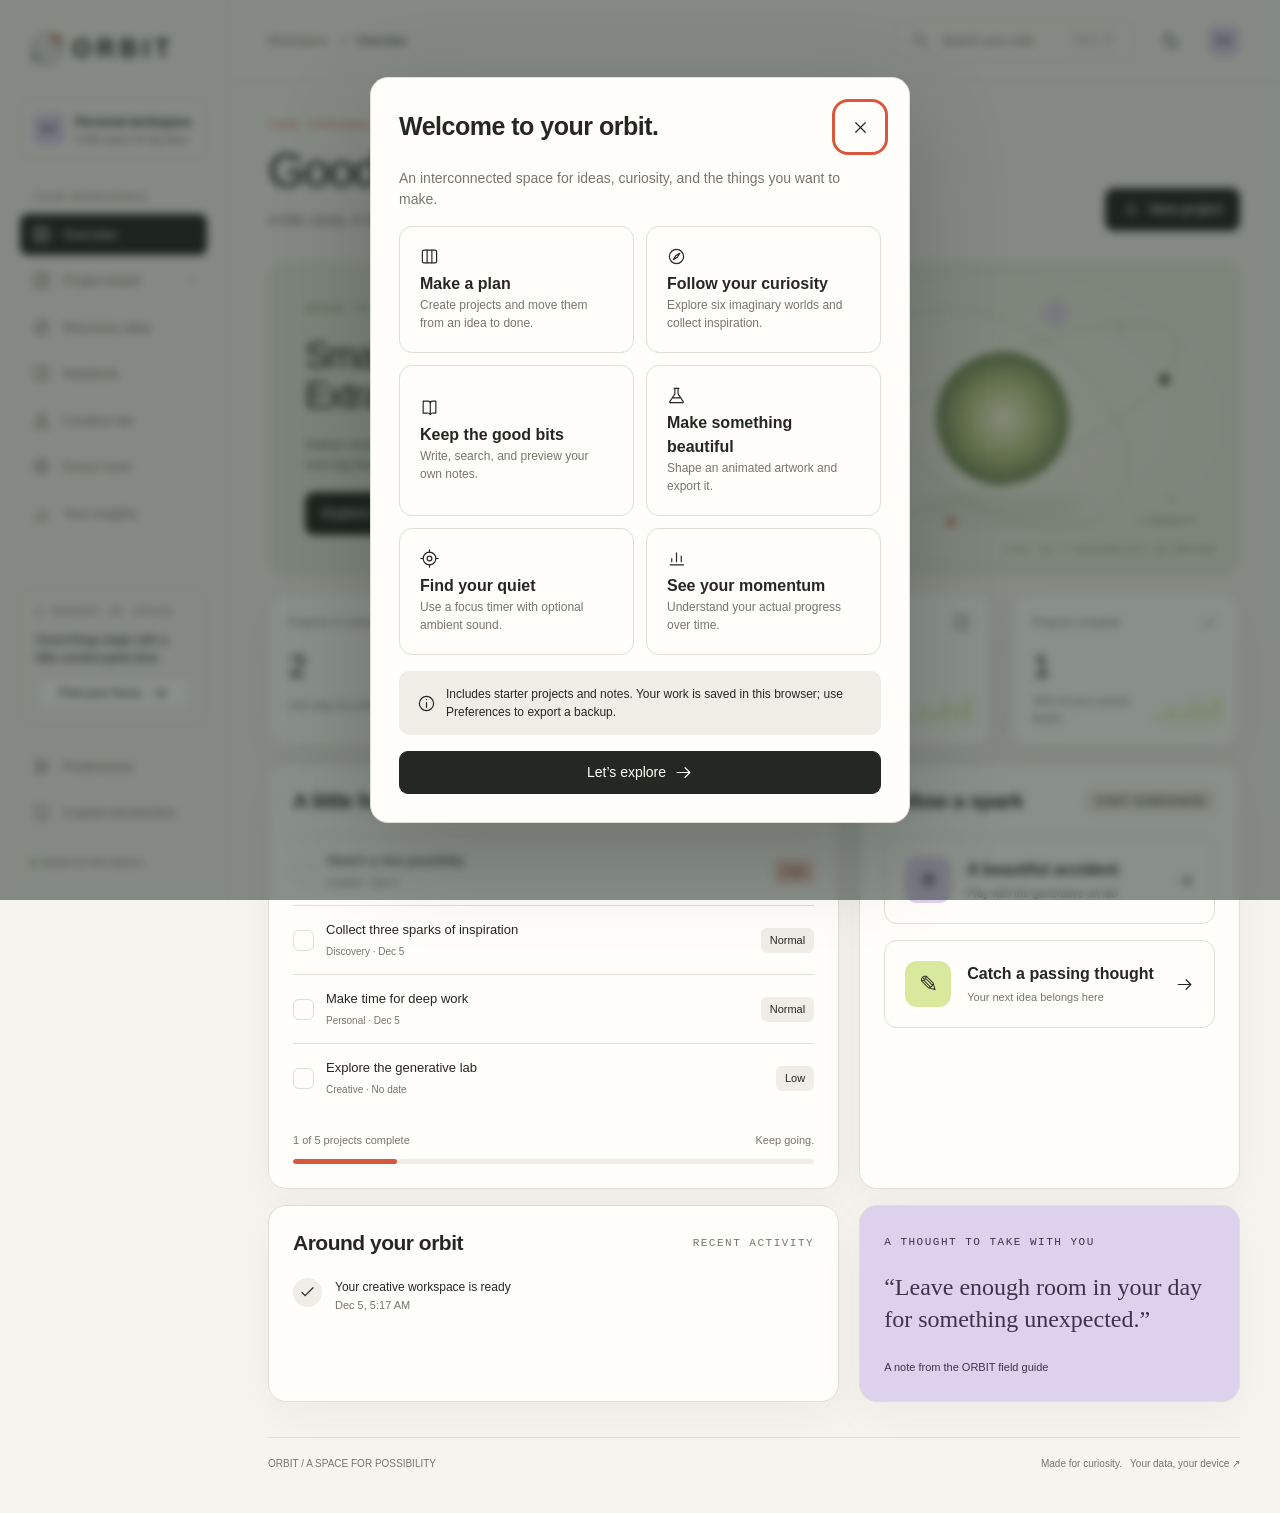
<file: index.html>
<!doctype html>
<html lang="en"><head><meta charset="UTF-8"><meta name="viewport" content="width=device-width,initial-scale=1"><meta name="theme-color" content="#f5f4ef"><meta name="description" content="ORBIT — a creative workspace for projects, ideas, imagined worlds, original art, and focused time."><title>Overview · ORBIT</title><link rel="icon" href="favicon.svg" type="image/svg+xml"><link rel="stylesheet" href="styles.css"><script src="app.js" defer></script></head><body data-page="home"><noscript><main style="padding:40px;font-family:Arial,sans-serif"><h1>Welcome to ORBIT</h1><p>Please enable JavaScript to use this interactive workspace.</p></main></noscript></body></html>
</file>
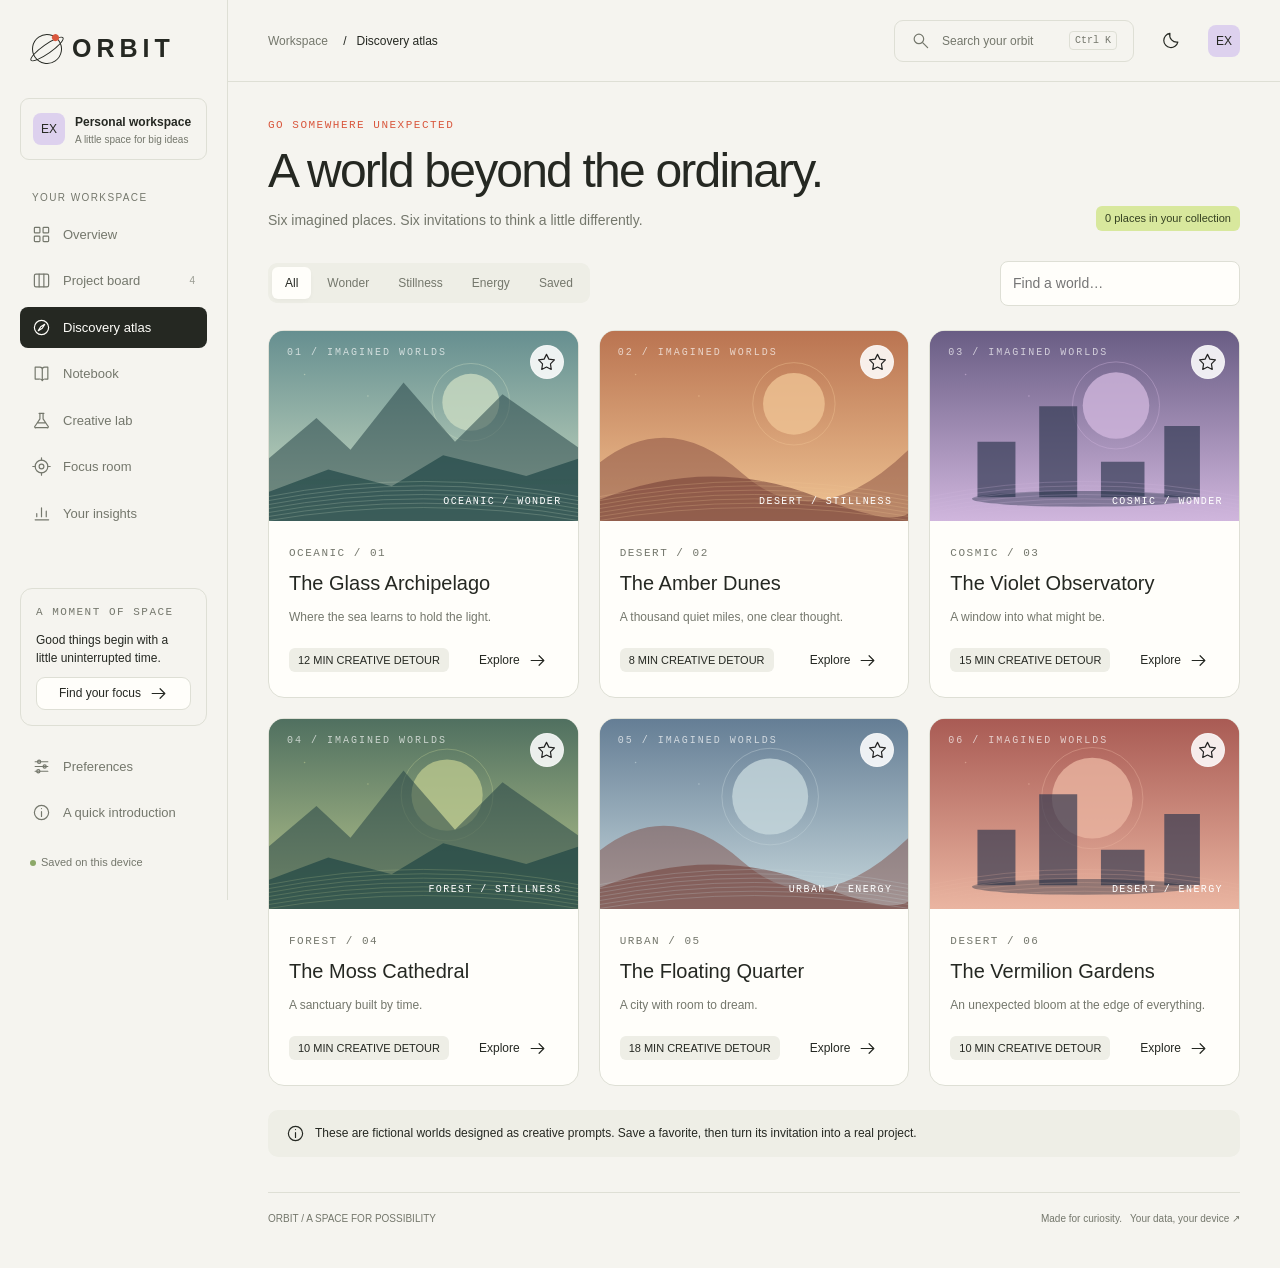
<file: atlas.html>
<!doctype html>
<html lang="en"><head><meta charset="UTF-8"><meta name="viewport" content="width=device-width,initial-scale=1"><meta name="theme-color" content="#f5f4ef"><meta name="description" content="ORBIT — a creative workspace for projects, ideas, imagined worlds, original art, and focused time."><title>Discovery atlas · ORBIT</title><link rel="icon" href="favicon.svg" type="image/svg+xml"><link rel="stylesheet" href="styles.css"><script src="app.js" defer></script></head><body data-page="atlas"><noscript><main style="padding:40px;font-family:Arial,sans-serif"><h1>Welcome to ORBIT</h1><p>Please enable JavaScript to use this interactive workspace.</p></main></noscript></body></html>
</file>
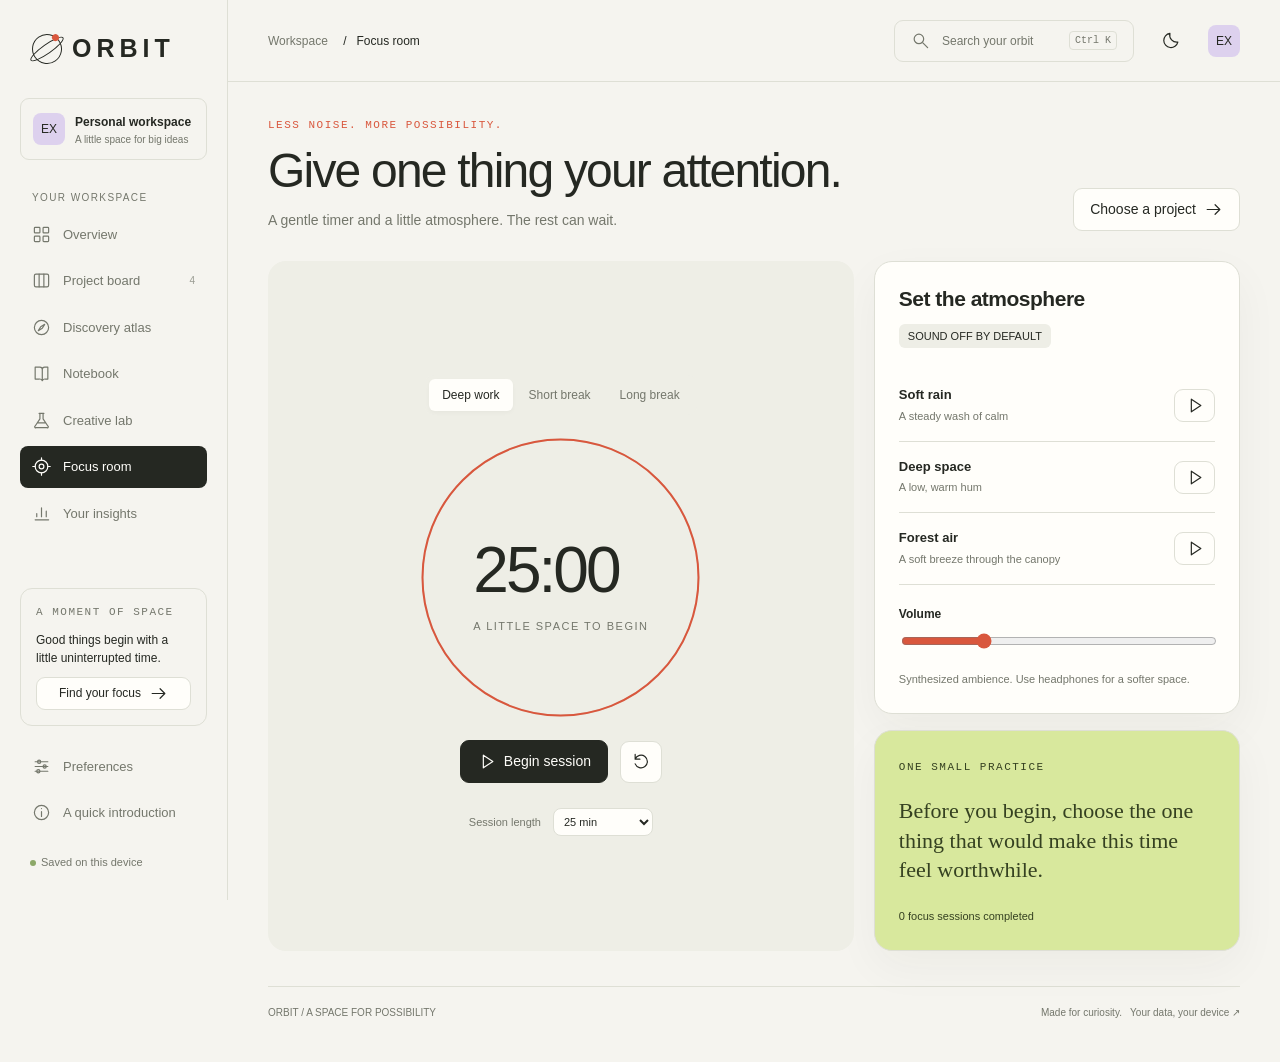
<file: focus.html>
<!doctype html>
<html lang="en"><head><meta charset="UTF-8"><meta name="viewport" content="width=device-width,initial-scale=1"><meta name="theme-color" content="#f5f4ef"><meta name="description" content="ORBIT — a creative workspace for projects, ideas, imagined worlds, original art, and focused time."><title>Focus room · ORBIT</title><link rel="icon" href="favicon.svg" type="image/svg+xml"><link rel="stylesheet" href="styles.css"><script src="app.js" defer></script></head><body data-page="focus"><noscript><main style="padding:40px;font-family:Arial,sans-serif"><h1>Welcome to ORBIT</h1><p>Please enable JavaScript to use this interactive workspace.</p></main></noscript></body></html>
</file>
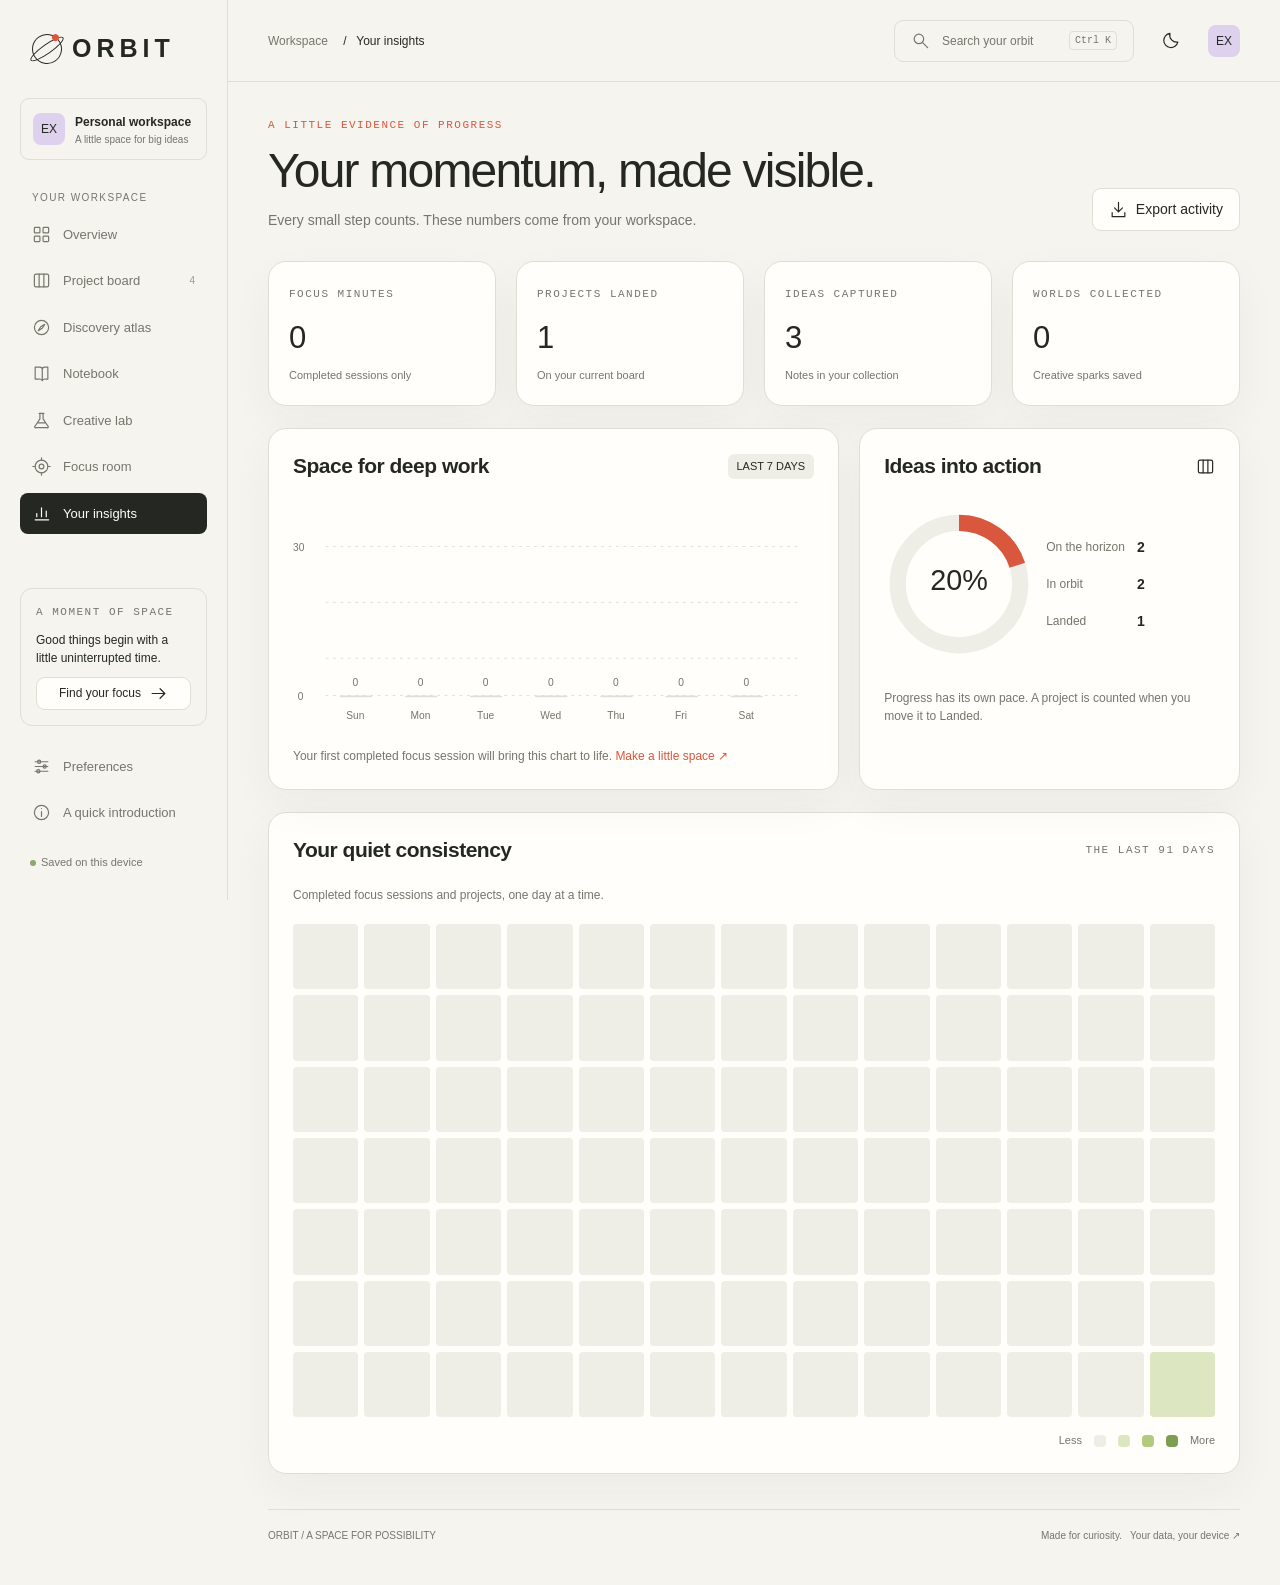
<file: insights.html>
<!doctype html>
<html lang="en"><head><meta charset="UTF-8"><meta name="viewport" content="width=device-width,initial-scale=1"><meta name="theme-color" content="#f5f4ef"><meta name="description" content="ORBIT — a creative workspace for projects, ideas, imagined worlds, original art, and focused time."><title>Your insights · ORBIT</title><link rel="icon" href="favicon.svg" type="image/svg+xml"><link rel="stylesheet" href="styles.css"><script src="app.js" defer></script></head><body data-page="insights"><noscript><main style="padding:40px;font-family:Arial,sans-serif"><h1>Welcome to ORBIT</h1><p>Please enable JavaScript to use this interactive workspace.</p></main></noscript></body></html>
</file>
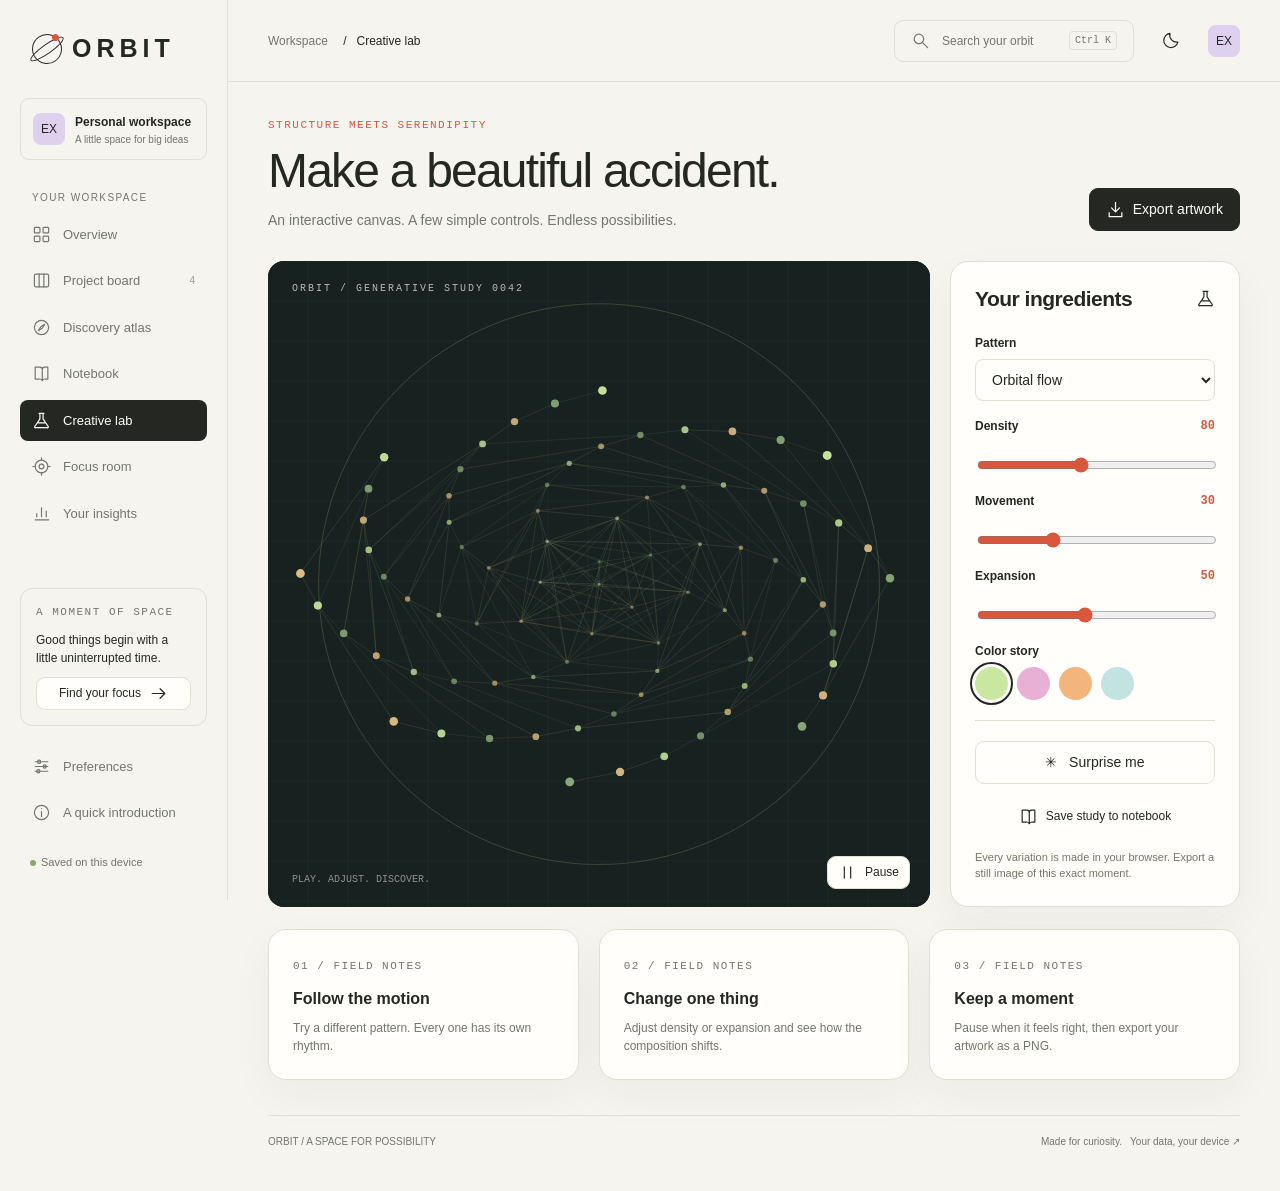
<file: lab.html>
<!doctype html>
<html lang="en"><head><meta charset="UTF-8"><meta name="viewport" content="width=device-width,initial-scale=1"><meta name="theme-color" content="#f5f4ef"><meta name="description" content="ORBIT — a creative workspace for projects, ideas, imagined worlds, original art, and focused time."><title>Creative lab · ORBIT</title><link rel="icon" href="favicon.svg" type="image/svg+xml"><link rel="stylesheet" href="styles.css"><script src="app.js" defer></script></head><body data-page="lab"><noscript><main style="padding:40px;font-family:Arial,sans-serif"><h1>Welcome to ORBIT</h1><p>Please enable JavaScript to use this interactive workspace.</p></main></noscript></body></html>
</file>
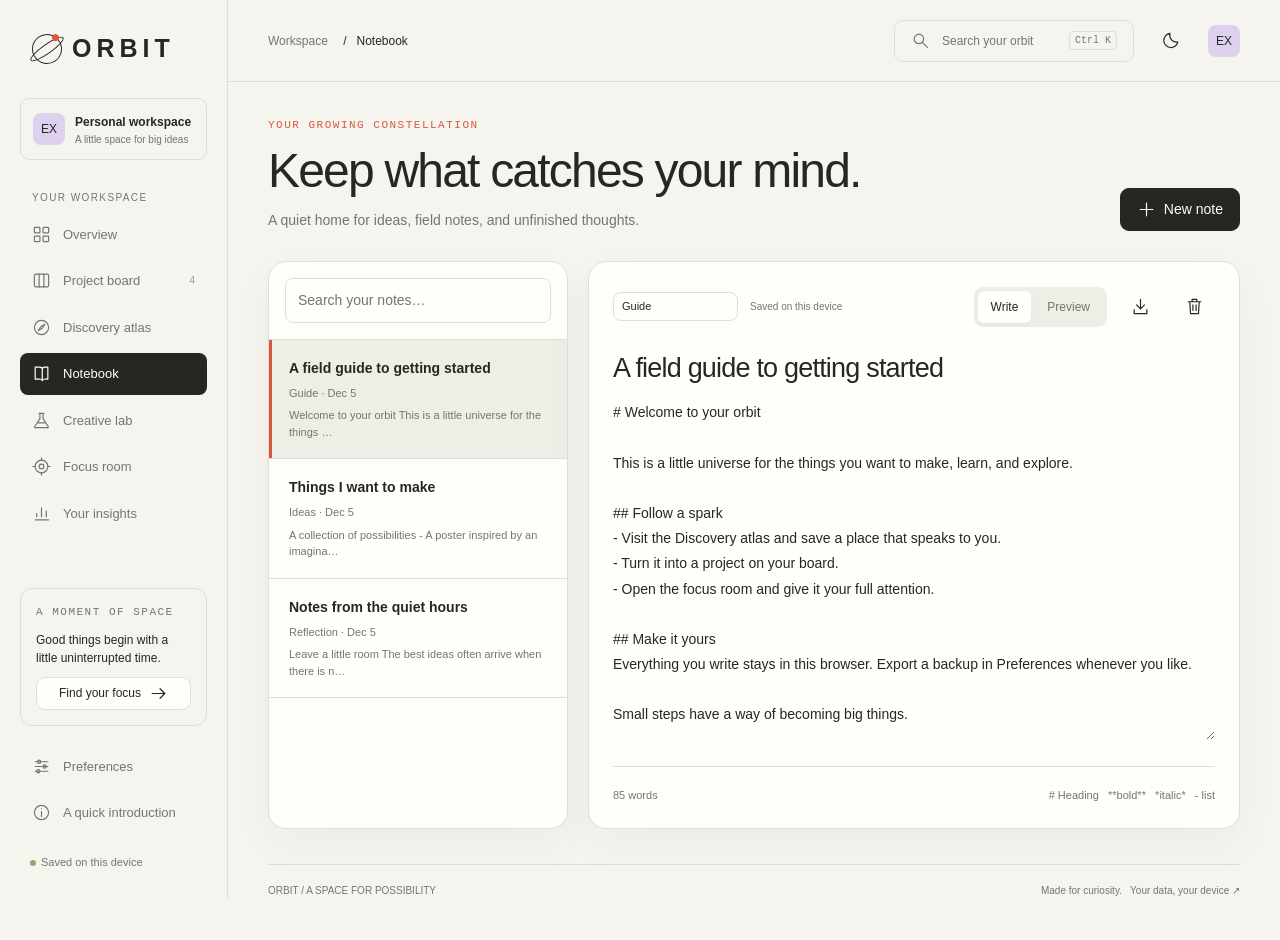
<file: library.html>
<!doctype html>
<html lang="en"><head><meta charset="UTF-8"><meta name="viewport" content="width=device-width,initial-scale=1"><meta name="theme-color" content="#f5f4ef"><meta name="description" content="ORBIT — a creative workspace for projects, ideas, imagined worlds, original art, and focused time."><title>Notebook · ORBIT</title><link rel="icon" href="favicon.svg" type="image/svg+xml"><link rel="stylesheet" href="styles.css"><script src="app.js" defer></script></head><body data-page="library"><noscript><main style="padding:40px;font-family:Arial,sans-serif"><h1>Welcome to ORBIT</h1><p>Please enable JavaScript to use this interactive workspace.</p></main></noscript></body></html>
</file>
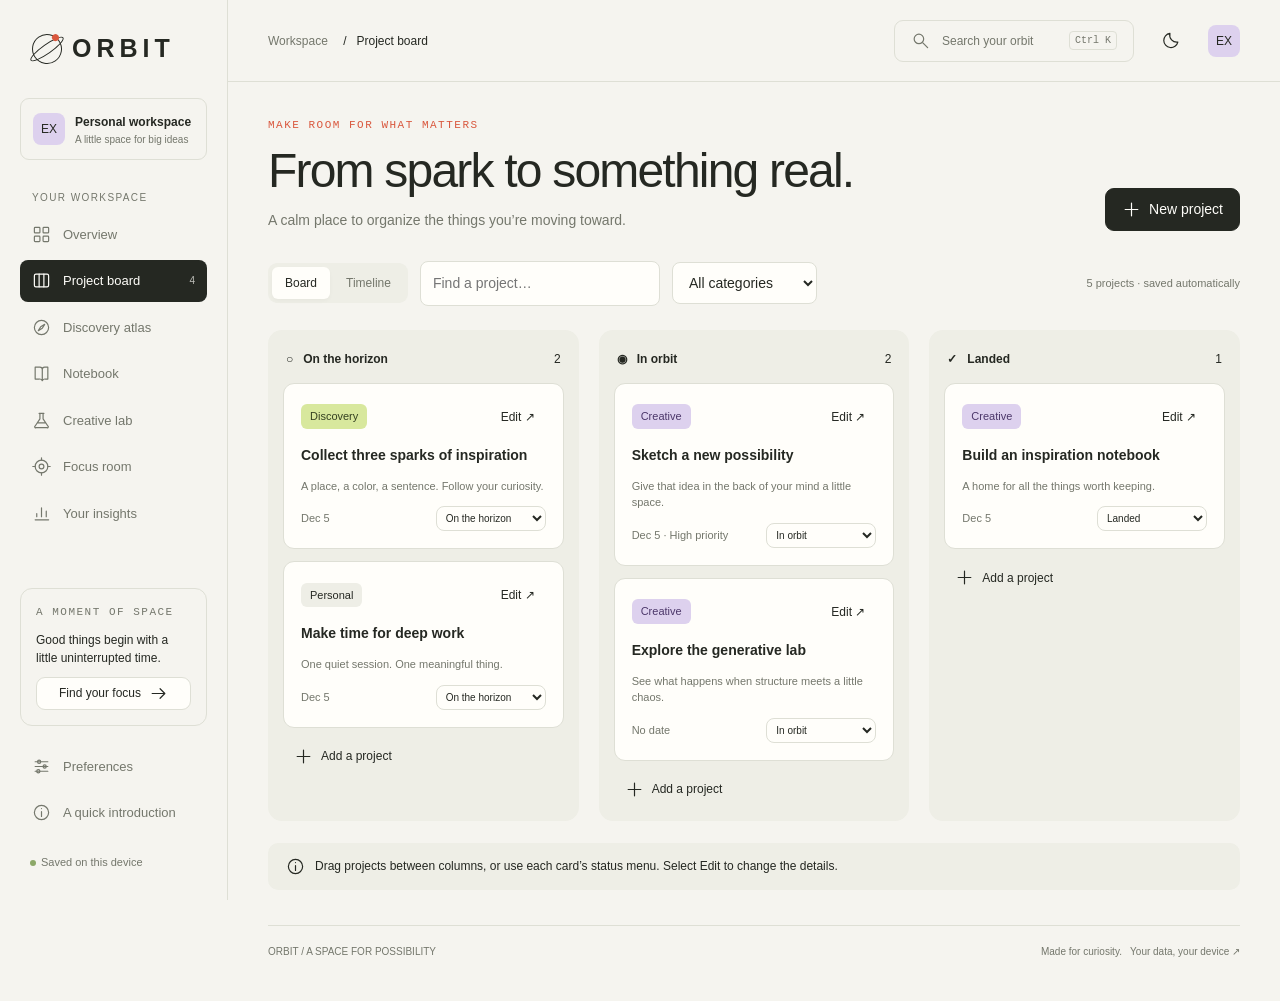
<file: planner.html>
<!doctype html>
<html lang="en"><head><meta charset="UTF-8"><meta name="viewport" content="width=device-width,initial-scale=1"><meta name="theme-color" content="#f5f4ef"><meta name="description" content="ORBIT — a creative workspace for projects, ideas, imagined worlds, original art, and focused time."><title>Project board · ORBIT</title><link rel="icon" href="favicon.svg" type="image/svg+xml"><link rel="stylesheet" href="styles.css"><script src="app.js" defer></script></head><body data-page="planner"><noscript><main style="padding:40px;font-family:Arial,sans-serif"><h1>Welcome to ORBIT</h1><p>Please enable JavaScript to use this interactive workspace.</p></main></noscript></body></html>
</file>
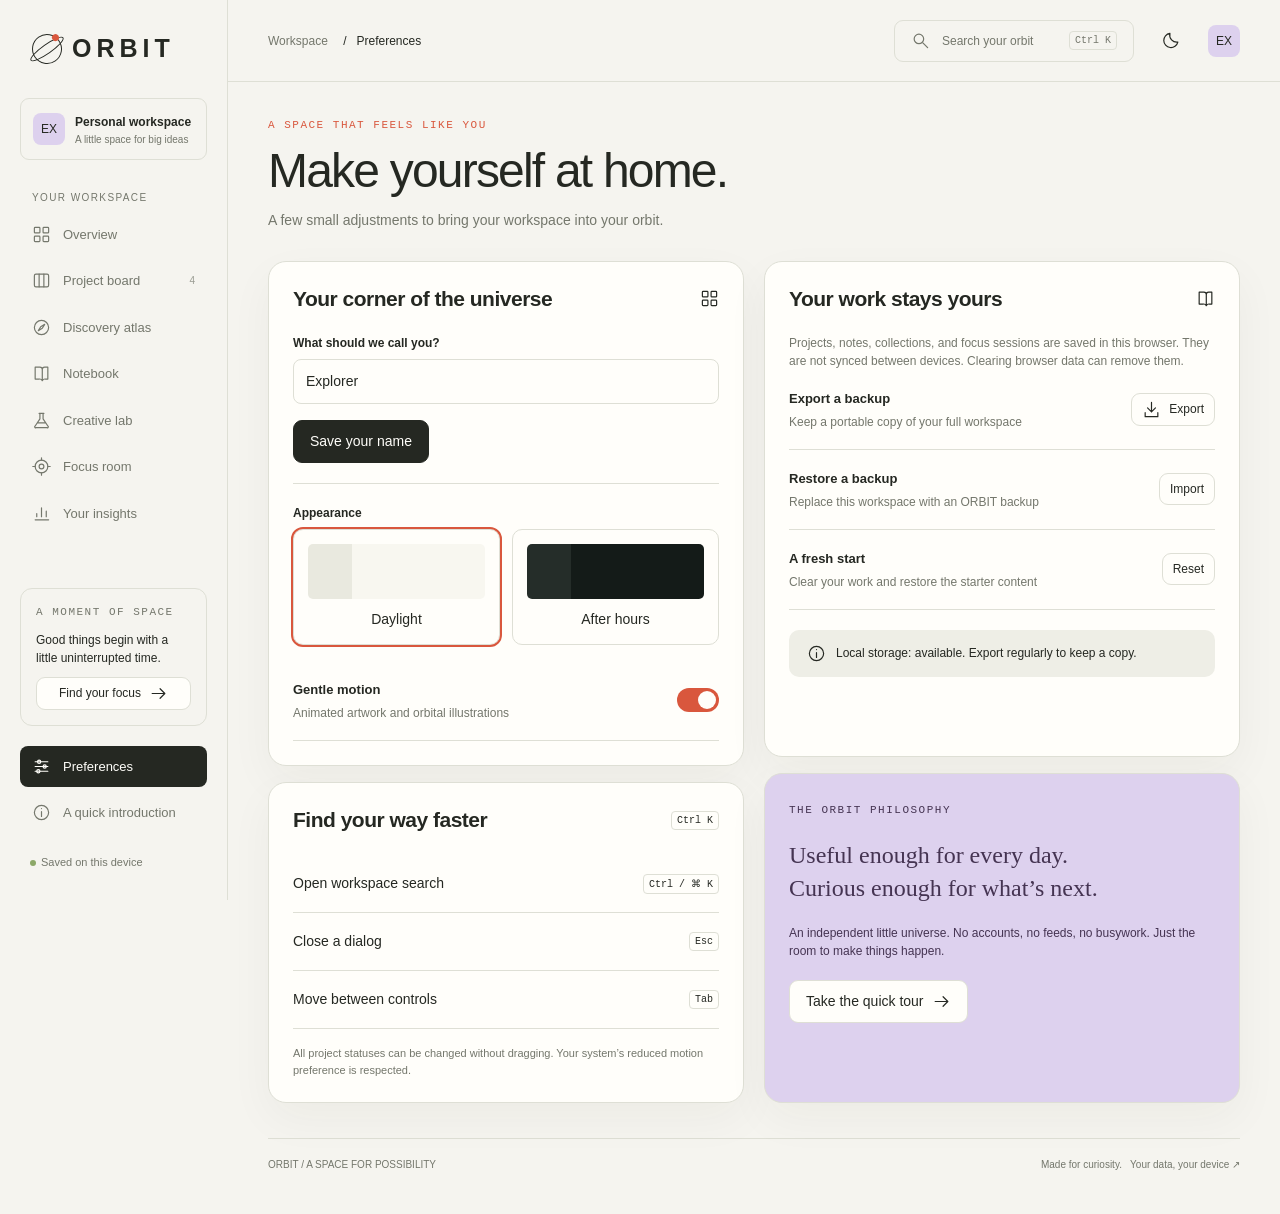
<file: settings.html>
<!doctype html>
<html lang="en"><head><meta charset="UTF-8"><meta name="viewport" content="width=device-width,initial-scale=1"><meta name="theme-color" content="#f5f4ef"><meta name="description" content="ORBIT — a creative workspace for projects, ideas, imagined worlds, original art, and focused time."><title>Preferences · ORBIT</title><link rel="icon" href="favicon.svg" type="image/svg+xml"><link rel="stylesheet" href="styles.css"><script src="app.js" defer></script></head><body data-page="settings"><noscript><main style="padding:40px;font-family:Arial,sans-serif"><h1>Welcome to ORBIT</h1><p>Please enable JavaScript to use this interactive workspace.</p></main></noscript></body></html>
</file>
<file: styles.css>
:root{--bg:#f5f4ef;--surface:#fffefa;--ink:#252822;--muted:#74776c;--line:#dedfd5;--soft:#eeeee6;--accent:#d9573d;--lime:#d8e89d;--purple:#ddd1ee;--blue:#d1dfe7;--shadow:0 16px 45px #2528220b;--radius:18px;color-scheme:light}
*{box-sizing:border-box}body{margin:0;background:var(--bg);color:var(--ink);font:14px/1.5 'Segoe UI',Arial,sans-serif}button,input,select,textarea{font:inherit}button,a,input,select,textarea{-webkit-tap-highlight-color:transparent}button,a{touch-action:manipulation}a{color:inherit;text-decoration:none}button{cursor:pointer}button:disabled{opacity:.5;cursor:default}button:focus-visible,a:focus-visible,input:focus-visible,select:focus-visible,textarea:focus-visible{outline:3px solid var(--accent);outline-offset:4px}h1,h2,h3,p{margin:0}h1{font-size:clamp(32px,4vw,48px);line-height:1.13;font-weight:500;letter-spacing:-1.8px}h2{font-size:21px;line-height:1.25;font-weight:550;letter-spacing:-.5px}h3{font-size:16px;font-weight:600}small{font-size:11px}.muted{color:var(--muted)}.eyebrow{font:11px/1.5 'Consolas',monospace;letter-spacing:1.5px;text-transform:uppercase}.row{display:flex;align-items:center;gap:12px}.between{justify-content:space-between}.stack{display:grid;gap:16px}.wrap{flex-wrap:wrap}.spacer{flex:1}.icon{width:19px;height:19px;flex-shrink:0;fill:none;stroke:currentColor;stroke-width:1.5;stroke-linecap:round;stroke-linejoin:round}.btn{border:1px solid var(--line);background:var(--surface);color:var(--ink);padding:10px 16px;border-radius:9px;display:inline-flex;align-items:center;justify-content:center;gap:8px;min-height:42px;transition:background .18s,transform .18s}.btn:hover{background:var(--soft);transform:translateY(-1px)}.btn.primary{background:var(--ink);color:var(--surface);border-color:var(--ink)}.btn.accent{background:var(--accent);color:white;border-color:var(--accent)}.btn.ghost{background:transparent;border-color:transparent}.btn.small{padding:6px 10px;min-height:32px;font-size:12px}.iconbtn{padding:10px;min-width:42px}.pill{padding:4px 9px;background:var(--soft);border-radius:6px;font-size:11px;white-space:nowrap}.pill.lime{background:var(--lime);color:#354121}.pill.purple{background:var(--purple);color:#4c376a}.pill.coral{background:#f2d3c9;color:#893b28}.dot{width:6px;height:6px;display:inline-block;border-radius:50%;background:var(--accent);margin-right:5px}.panel{background:var(--surface);border:1px solid var(--line);border-radius:var(--radius);padding:24px;box-shadow:var(--shadow)}.panel-head{display:flex;align-items:center;justify-content:space-between;gap:12px;margin-bottom:22px}.field{display:grid;gap:7px;margin-bottom:16px}.field label{font-size:12px;font-weight:600}input,select,textarea{border:1px solid var(--line);border-radius:8px;background:var(--surface);color:var(--ink);padding:11px 12px;max-width:100%;width:100%}textarea{resize:vertical;min-height:110px}input[type=range]{padding:0;accent-color:var(--accent)}input[type=checkbox]{width:17px;height:17px;accent-color:var(--accent)}input[type=color]{height:45px;padding:5px}hr{border:0;border-top:1px solid var(--line);margin:20px 0}.skip{position:fixed;top:-100px;left:20px;background:var(--ink);color:var(--surface);padding:12px;z-index:100}.skip:focus{top:10px}
.sidebar{width:228px;position:fixed;inset:0 auto 0 0;border-right:1px solid var(--line);padding:30px 20px;display:flex;flex-direction:column;gap:30px;z-index:30;background:var(--bg)}.brand{display:flex;gap:10px;align-items:center;font-size:25px;letter-spacing:5px;font-weight:600;padding:0 12px}.brand-mark{width:30px;height:30px;border:1.5px solid var(--ink);border-radius:50%;position:relative;transform:rotate(-35deg)}.brand-mark:before{content:'';position:absolute;inset:9px -6px;border:1.5px solid var(--ink);border-radius:50%}.brand-mark:after{content:'';position:absolute;background:var(--accent);width:7px;height:7px;border-radius:50%;right:-3px;top:6px}.workspace{border:1px solid var(--line);border-radius:9px;padding:12px;display:flex;gap:10px;align-items:center}.avatar{display:grid;place-items:center;background:var(--purple);width:32px;height:32px;border-radius:8px;font-size:12px}.nav-label{padding:0 12px;margin:0 0 9px;color:var(--muted);font-size:10px;letter-spacing:1.4px}.nav{display:grid;gap:5px}.nav a{display:flex;align-items:center;gap:12px;padding:11px 12px;color:var(--muted);border-radius:8px;font-size:13px}.nav a:hover{background:var(--soft);color:var(--ink)}.nav a.active{background:var(--ink);color:var(--surface)}.nav .count{margin-left:auto;font-size:10px;opacity:.7}.side-bottom{margin-top:auto;display:grid;gap:20px}.side-note{border:1px solid var(--line);padding:15px;border-radius:12px;display:grid;gap:10px}.side-note p{font-size:12px}.status{font-size:11px;color:var(--muted);padding:0 10px}.topbar{height:82px;border-bottom:1px solid var(--line);display:flex;align-items:center;gap:16px;padding:0 40px;margin-left:228px}.breadcrumbs{font-size:12px;color:var(--muted)}.breadcrumbs span{color:var(--ink);margin-left:12px}.search-trigger{margin-left:auto;width:240px;justify-content:space-between;color:var(--muted);font-size:12px;background:transparent}.key{font:10px 'Consolas',monospace;border:1px solid var(--line);border-radius:4px;padding:3px 5px}.main{margin-left:228px;padding:35px 40px 24px;max-width:1700px}.page-head{display:flex;justify-content:space-between;align-items:flex-end;gap:20px;margin-bottom:30px}.page-head p{margin-top:12px;color:var(--muted)}.page-head .eyebrow{margin-bottom:10px;color:var(--accent)}.footer{border-top:1px solid var(--line);margin-top:35px;padding:18px 0;font-size:10px;color:var(--muted);display:flex;justify-content:space-between}.grid{display:grid;gap:20px}.grid.two{grid-template-columns:1.5fr 1fr}.grid.three{grid-template-columns:repeat(3,1fr)}.grid.four{grid-template-columns:repeat(4,1fr)}.hero{display:grid;grid-template-columns:1.05fr 1fr;background:#e7e9dd;border:1px solid #d9ddcb;border-radius:var(--radius);overflow:hidden;min-height:315px}.hero-copy{padding:36px;display:flex;flex-direction:column;align-items:flex-start;justify-content:center;gap:18px}.hero-copy h2{font-size:36px;font-weight:400;line-height:1.13;letter-spacing:-1.4px}.hero-copy p{max-width:340px;color:#606753;font-size:13px}.hero-art{position:relative;min-height:280px;display:grid;place-items:center;overflow:hidden;background:radial-gradient(ellipse at 50% 50%,#f5f5eaaa,transparent 70%)}.orbit-art{width:100%;height:100%;max-height:350px}.orbital-spin{transform-origin:260px 165px;animation:orbit 65s linear infinite}.orbital-spin.reverse{animation-direction:reverse;animation-duration:90s}@keyframes orbit{to{transform:rotate(360deg)}}.art-label{position:absolute;bottom:20px;right:24px;font:9px monospace;color:#727965;letter-spacing:1.3px}.stat{padding:20px}.stat .number{font-size:31px;letter-spacing:-1px;font-weight:500;margin:12px 0 3px}.stat .number small{font-size:15px;color:var(--muted)}.stat-top{display:flex;justify-content:space-between;align-items:center;font-size:11px;color:var(--muted)}.mini-bars{display:flex;gap:4px;height:25px;align-items:flex-end}.mini-bars i{width:7px;background:var(--lime);border-radius:2px}.task-line{display:flex;gap:12px;align-items:center;padding:13px 0;border-top:1px solid var(--line)}.task-line:first-child{border:0}.task-line .check{border:1px solid var(--line);width:21px;height:21px;min-width:21px;border-radius:6px;background:transparent;color:var(--ink);padding:0}.task-line.done .check{background:var(--lime)}.task-line.done .task-title{text-decoration:line-through;color:var(--muted)}.task-title{font-size:13px}.task-line small{color:var(--muted);font-size:10px}.progress{height:5px;background:var(--soft);border-radius:8px;overflow:hidden}.progress>div{height:100%;background:var(--accent);border-radius:8px}.feature-card{padding:20px;border-radius:13px;border:1px solid var(--line);display:flex;gap:16px;align-items:center}.feature-card:hover{border-color:var(--accent)}.feature-symbol{display:grid;place-items:center;width:46px;height:46px;background:var(--purple);border-radius:12px;font-size:23px}.activity{display:grid;gap:17px}.activity-item{display:flex;gap:13px;font-size:12px}.activity-item .activity-icon{background:var(--soft);width:29px;height:29px;border-radius:50%;display:grid;place-items:center;flex-shrink:0}.quote{font:24px/1.35 Georgia,serif;margin:20px 0}.segmented{display:flex;gap:3px;background:var(--soft);border-radius:9px;padding:4px}.segmented button{border:0;border-radius:6px;padding:7px 13px;background:transparent;color:var(--muted);font-size:12px}.segmented button.active{background:var(--surface);color:var(--ink);box-shadow:0 2px 4px #00000008}.toolbar{display:flex;gap:12px;align-items:center;margin-bottom:24px;flex-wrap:wrap}.toolbar input{width:240px}.board{display:grid;grid-template-columns:repeat(3,1fr);gap:20px}.column{border-radius:14px;background:var(--soft);padding:15px;min-height:420px}.column-head{padding:5px 3px 15px;display:flex;justify-content:space-between;font-size:12px}.task-card{background:var(--surface);border:1px solid var(--line);border-radius:11px;padding:17px;margin-bottom:12px;display:grid;gap:12px;cursor:grab}.task-card:active{cursor:grabbing}.task-card:hover{box-shadow:var(--shadow);border-color:#b2b8a4}.task-card h3{font-size:14px}.task-card p{font-size:11px;color:var(--muted)}.task-card select{padding:5px;width:110px;font-size:10px}.column.drag-over{outline:2px dashed var(--accent)}.empty{text-align:center;color:var(--muted);padding:40px 18px;font-size:13px}.timeline-day{display:grid;grid-template-columns:120px 1fr;border-top:1px solid var(--line);padding:18px 0;gap:20px}.timeline-tasks{display:flex;flex-wrap:wrap;gap:10px}.timeline-chip{padding:10px 15px;background:var(--soft);border-radius:8px;cursor:pointer;font-size:12px}
.atlas-grid{display:grid;grid-template-columns:repeat(3,1fr);gap:20px}.destination{border:1px solid var(--line);background:var(--surface);border-radius:16px;overflow:hidden;transition:transform .2s;position:relative}.destination:hover{transform:translateY(-4px)}.landscape{height:190px;position:relative;overflow:hidden;display:grid;place-items:center;background:var(--scene);isolation:isolate}.landscape svg{width:100%;height:100%}.landscape .scene-no{position:absolute;left:18px;top:16px;font:10px monospace;letter-spacing:2px;color:#ffffffad}.landscape .scene-tag{position:absolute;right:16px;bottom:14px;color:#fff;font:10px monospace;letter-spacing:1.4px}.destination-copy{padding:20px}.destination-copy h3{font-size:20px;font-weight:500;margin:6px 0}.destination-copy p{font-size:12px;color:var(--muted);margin:10px 0 18px}.save-destination{position:absolute;right:14px;top:14px;z-index:2;border:1px solid #ffffff50;background:#ffffffdf;color:#222;border-radius:50%;width:34px;height:34px;display:grid;place-items:center}.save-destination.saved{background:var(--lime)}.notebook{display:grid;grid-template-columns:300px 1fr;gap:20px;min-height:540px}.note-list{padding:0;overflow:hidden}.note-search{padding:16px;border-bottom:1px solid var(--line)}.note-item{padding:18px 20px;border:0;border-bottom:1px solid var(--line);width:100%;text-align:left;background:transparent;color:var(--ink);display:grid;gap:6px}.note-item.active{background:var(--soft);box-shadow:inset 3px 0 var(--accent)}.note-item:hover{background:var(--soft)}.note-item small{color:var(--muted)}.editor-title{font-size:27px;padding:0;border:0;margin:20px 0 12px;font-weight:500;letter-spacing:-.8px}.editor-body{width:100%;border:0;min-height:340px;padding:0;line-height:1.8;background:transparent}.note-preview{min-height:340px;line-height:1.9;overflow-wrap:anywhere}.note-preview h1{font-size:30px;margin:20px 0 10px}.note-preview h2,.note-preview h3{margin:16px 0 8px}.note-preview p{margin:8px 0}.lab-layout{display:grid;grid-template-columns:1fr 290px;gap:20px}.canvas-wrap{position:relative;background:#171e20;border-radius:16px;overflow:hidden;min-height:490px}.canvas-wrap canvas{width:100%;height:100%;display:block;position:absolute;inset:0}.canvas-label{position:absolute;top:22px;left:24px;color:#ffffffb0;z-index:1;font:10px monospace;letter-spacing:2px;pointer-events:none}.canvas-bottom{position:absolute;bottom:22px;left:24px;color:#ffffff80;font:10px monospace;pointer-events:none}.range-label{display:flex;justify-content:space-between;font-size:12px;margin-bottom:12px}.range-label output{color:var(--accent);font-family:monospace}.swatches{display:flex;gap:9px}.swatch{width:33px;height:33px;border-radius:50%;border:2px solid transparent;background:var(--swatch)}.swatch.active{outline:2px solid var(--ink);outline-offset:3px}.focus-layout{display:grid;grid-template-columns:1.6fr 1fr;gap:20px}.focus-stage{min-height:500px;display:flex;align-items:center;justify-content:center;flex-direction:column;background:var(--soft);border-radius:18px;padding:35px;position:relative}.timer-ring{width:285px;height:285px;position:relative;display:grid;place-items:center;margin:20px}.timer-ring svg{position:absolute;inset:0;width:100%;height:100%;transform:rotate(-90deg)}.timer-ring circle{fill:none;stroke-width:2}.timer-ring .track{stroke:var(--line)}.timer-ring .fill{stroke:var(--accent);stroke-dasharray:867;transition:stroke-dashoffset 1s linear}.timer-time{font-size:64px;font-weight:300;letter-spacing:-3px;font-variant-numeric:tabular-nums}.timer-caption{text-align:center;font-size:11px;color:var(--muted);letter-spacing:1.5px}.sound-option{display:flex;justify-content:space-between;align-items:center;padding:15px 0;border-bottom:1px solid var(--line)}.sound-option small{color:var(--muted)}.chart{height:240px;width:100%;overflow:visible}.chart text{fill:var(--muted);font:11px 'Segoe UI',sans-serif}.heatmap{display:grid;grid-template-columns:repeat(13,1fr);gap:6px;margin-top:20px}.heat-cell{aspect-ratio:1;background:var(--soft);border-radius:4px}.heat-cell.level1{background:#dce6c0}.heat-cell.level2{background:#b1ca80}.heat-cell.level3{background:#7d9d52}.metric-big{font-size:54px;font-weight:300;letter-spacing:-2px}.settings-layout{display:grid;grid-template-columns:1fr 1fr;gap:20px}.setting-row{display:flex;justify-content:space-between;align-items:center;gap:20px;padding:18px 0;border-bottom:1px solid var(--line)}.setting-row p{font-size:12px;color:var(--muted);margin-top:4px}.toggle{width:42px;height:24px;border-radius:30px;background:var(--line);border:0;position:relative;flex-shrink:0}.toggle:after{content:'';position:absolute;width:18px;height:18px;border-radius:50%;background:var(--surface);top:3px;left:3px;transition:left .2s}.toggle[aria-checked=true]{background:var(--accent)}.toggle[aria-checked=true]:after{left:21px}.theme-card{flex:1;border:1px solid var(--line);padding:14px;border-radius:10px;text-align:center;cursor:pointer;background:var(--surface);color:var(--ink)}.theme-card.active{outline:2px solid var(--accent)}.theme-preview{height:55px;border-radius:5px;margin-bottom:10px;background:linear-gradient(90deg,#e9e9df 25%,#f8f7f0 25%)}.theme-preview.dark{background:linear-gradient(90deg,#252d29 25%,#141b18 25%)}.help-grid{display:grid;grid-template-columns:1fr 1fr;gap:12px}.help-grid p{font-size:12px;color:var(--muted)}.modal::backdrop{background:#15201880;backdrop-filter:blur(4px)}.modal{background:var(--surface);color:var(--ink);border:1px solid var(--line);border-radius:18px;padding:28px;width:540px;max-width:calc(100vw - 32px);max-height:85vh;overflow:auto;box-shadow:0 30px 100px #0003}.modal-head{display:flex;justify-content:space-between;align-items:center;margin-bottom:20px}.modal h2{font-size:25px}.modal-actions{display:flex;gap:10px;justify-content:flex-end;margin-top:22px}.search-modal{padding:0;width:600px}.search-modal input{border:0;border-radius:0;padding:22px;font-size:17px;border-bottom:1px solid var(--line)}.search-result{display:flex;align-items:center;gap:15px;padding:15px 22px;border-bottom:1px solid var(--line)}.search-result:hover{background:var(--soft)}.search-result small{color:var(--muted)}.search-results{max-height:400px;overflow:auto}.search-foot{padding:12px 22px;color:var(--muted);font-size:10px}.toast-container{position:fixed;bottom:25px;right:25px;z-index:100;display:grid;gap:10px;max-width:calc(100vw - 50px)}.toast{background:var(--ink);color:var(--surface);padding:13px 20px;border-radius:10px;box-shadow:var(--shadow);font-size:12px;animation:toast-in .2s ease-out}@keyframes toast-in{from{transform:translateY(10px);opacity:0}}.mobile-menu{display:none}.mobile-overlay{display:none}.screenreader{position:absolute;width:1px;height:1px;overflow:hidden;clip:rect(0,0,0,0)}.info-strip{padding:14px 18px;background:var(--soft);border-radius:10px;font-size:12px;display:flex;align-items:center;gap:10px}.learn-link{color:var(--accent);font-size:12px}.no-motion *{animation:none!important;transition:none!important}html[data-theme=dark]{--bg:#17201b;--surface:#1e2822;--ink:#ecede5;--muted:#a2afa4;--line:#364339;--soft:#27362c;--accent:#f18c6d;--shadow:0 16px 45px #00000015;color-scheme:dark}html[data-theme=dark] .hero{background:#303e2a;border-color:#435238}html[data-theme=dark] .hero-copy p{color:#bec8b3}html[data-theme=dark] .hero-art{background:radial-gradient(ellipse,#5e6b4460,transparent 70%)}html[data-theme=dark] .orbit-art{filter:brightness(.9)}html[data-theme=dark] .btn.primary{color:var(--bg)}html[data-theme=dark] .pill:not(.lime):not(.purple):not(.coral){color:var(--ink)}
@media(min-width:1500px){.main{padding-left:55px;padding-right:55px}.hero{min-height:350px}}@media(max-width:1150px){.sidebar{width:195px;padding:25px 14px}.topbar,.main{margin-left:195px}.main{padding:28px 25px}.topbar{padding:0 25px}.grid.four{grid-template-columns:repeat(2,1fr)}.atlas-grid{grid-template-columns:repeat(2,1fr)}.hero-copy{padding:28px}.hero-copy h2{font-size:30px}.grid.two{grid-template-columns:1.2fr 1fr}.notebook{grid-template-columns:245px 1fr}}@media(max-width:850px){.grid.two,.lab-layout,.focus-layout{grid-template-columns:1fr}.grid.three{grid-template-columns:1fr 1fr}.board{gap:10px}.column{padding:10px}.task-card{padding:12px}.hero{grid-template-columns:1fr 1fr}.hero-copy h2{font-size:27px}.search-trigger{width:180px}.settings-layout{grid-template-columns:1fr}.canvas-wrap{min-height:430px}.lab-controls{display:grid;grid-template-columns:1fr 1fr;gap:20px}.lab-controls .panel-head{grid-column:1/-1;margin-bottom:0}}@media(max-width:650px){.sidebar{transform:translateX(-100%);width:240px;transition:transform .2s}.sidebar.open{transform:translateX(0)}.mobile-overlay.open{display:block;position:fixed;inset:0;background:#0006;z-index:29}.mobile-menu{display:inline-flex}.main,.topbar{margin-left:0}.topbar{height:68px;padding:0 18px;gap:10px}.breadcrumbs{display:none}.search-trigger{width:auto;flex:1;font-size:11px}.topbar>.avatar{display:none}.main{padding:26px 18px 18px}.page-head{align-items:flex-start;flex-direction:column;gap:18px}.page-head p{font-size:12px}.hero{grid-template-columns:1fr;min-height:unset}.hero-copy{padding:26px}.hero-copy h2{font-size:33px}.hero-art{min-height:220px;height:220px}.grid.four{gap:10px}.stat{padding:16px}.stat .number{font-size:26px}.grid.three,.atlas-grid{grid-template-columns:1fr}.board{grid-template-columns:1fr}.column{min-height:160px}.notebook{grid-template-columns:1fr}.note-list{max-height:260px;overflow:auto}.panel{padding:20px}.lab-controls{display:block}.canvas-wrap{min-height:330px}.timer-ring{width:250px;height:250px;margin:15px}.timer-time{font-size:55px}.focus-stage{padding:20px;min-height:440px}.footer{gap:20px;line-height:1.8}.toolbar input{flex:1;min-width:150px}.timeline-day{grid-template-columns:85px 1fr}.modal{padding:22px}.search-modal{padding:0}.heatmap{gap:4px}.help-grid{grid-template-columns:1fr}.quote{font-size:21px}}@media(prefers-reduced-motion:reduce){*,*:before,*:after{animation:none!important;transition:none!important}}

.sidebar{overflow-y:auto}.panel-head{flex-wrap:wrap}.stat .mini-bars{opacity:.65}
</file>
